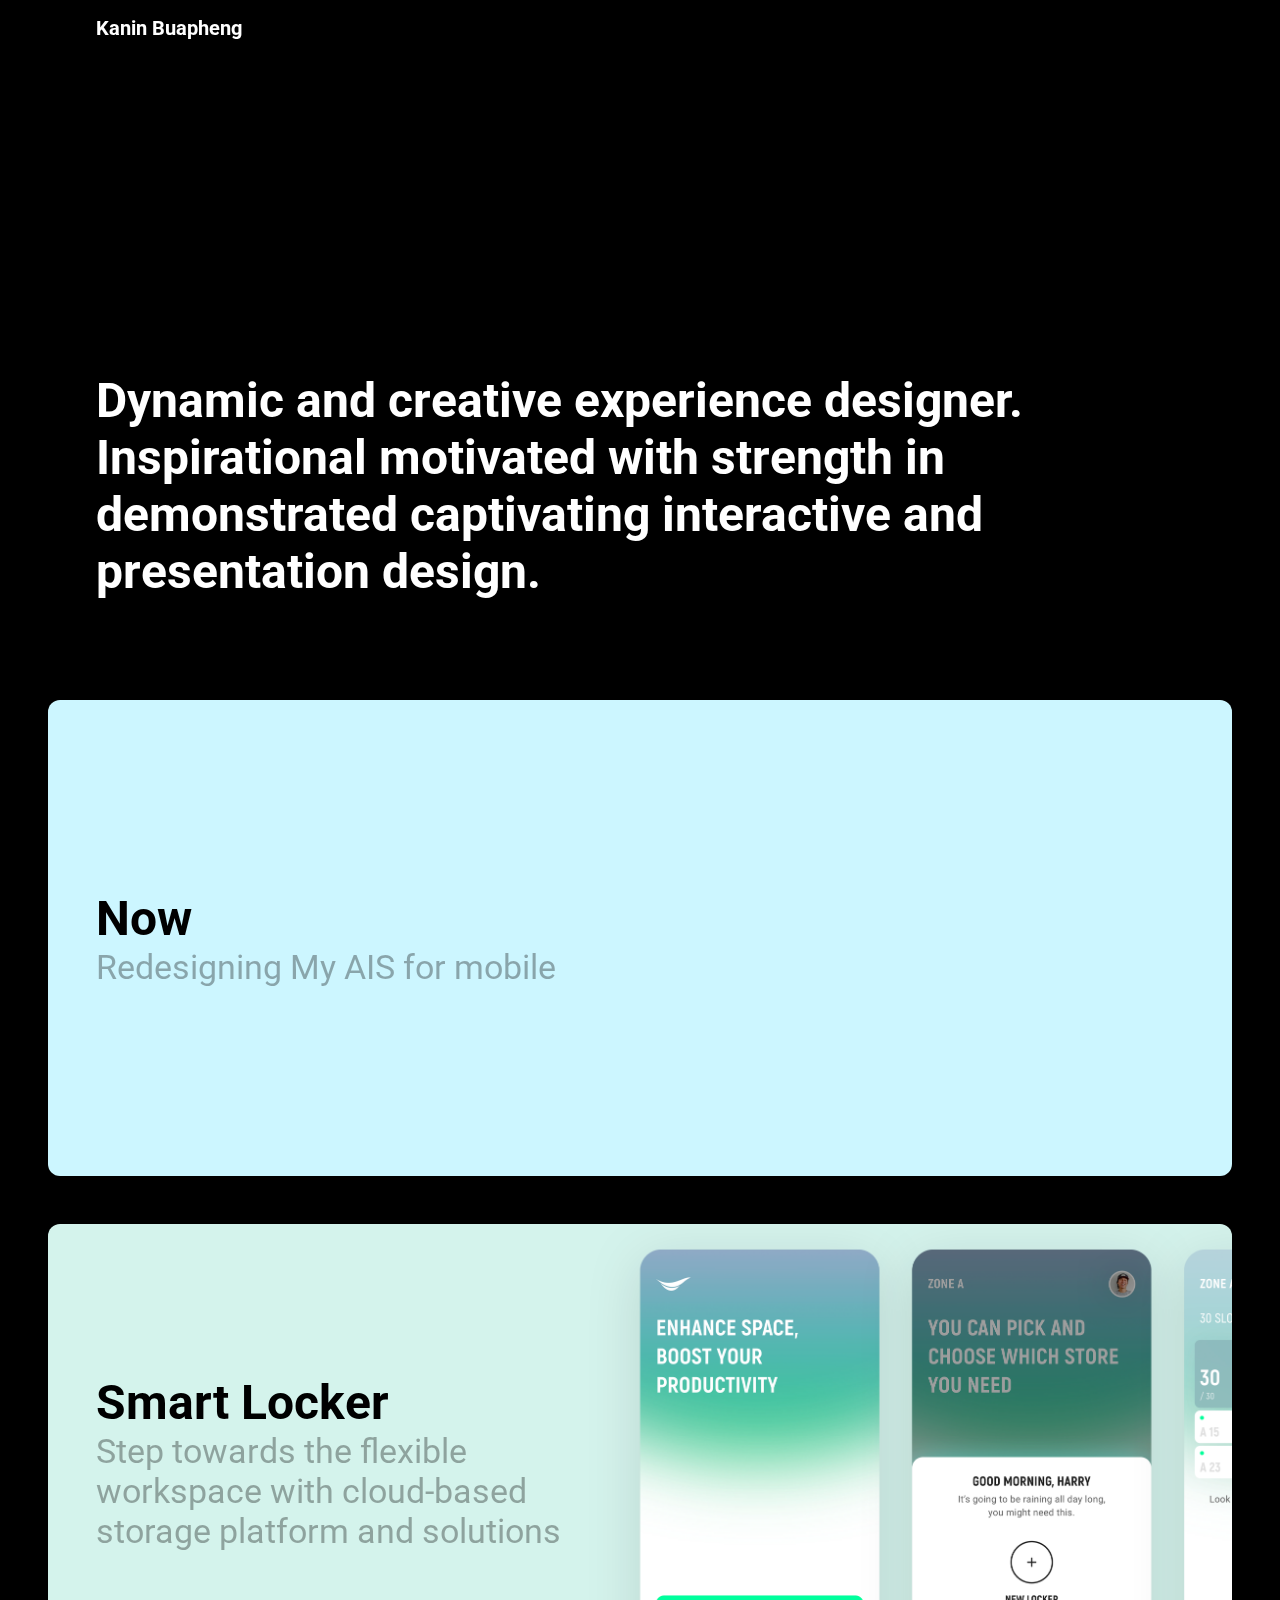
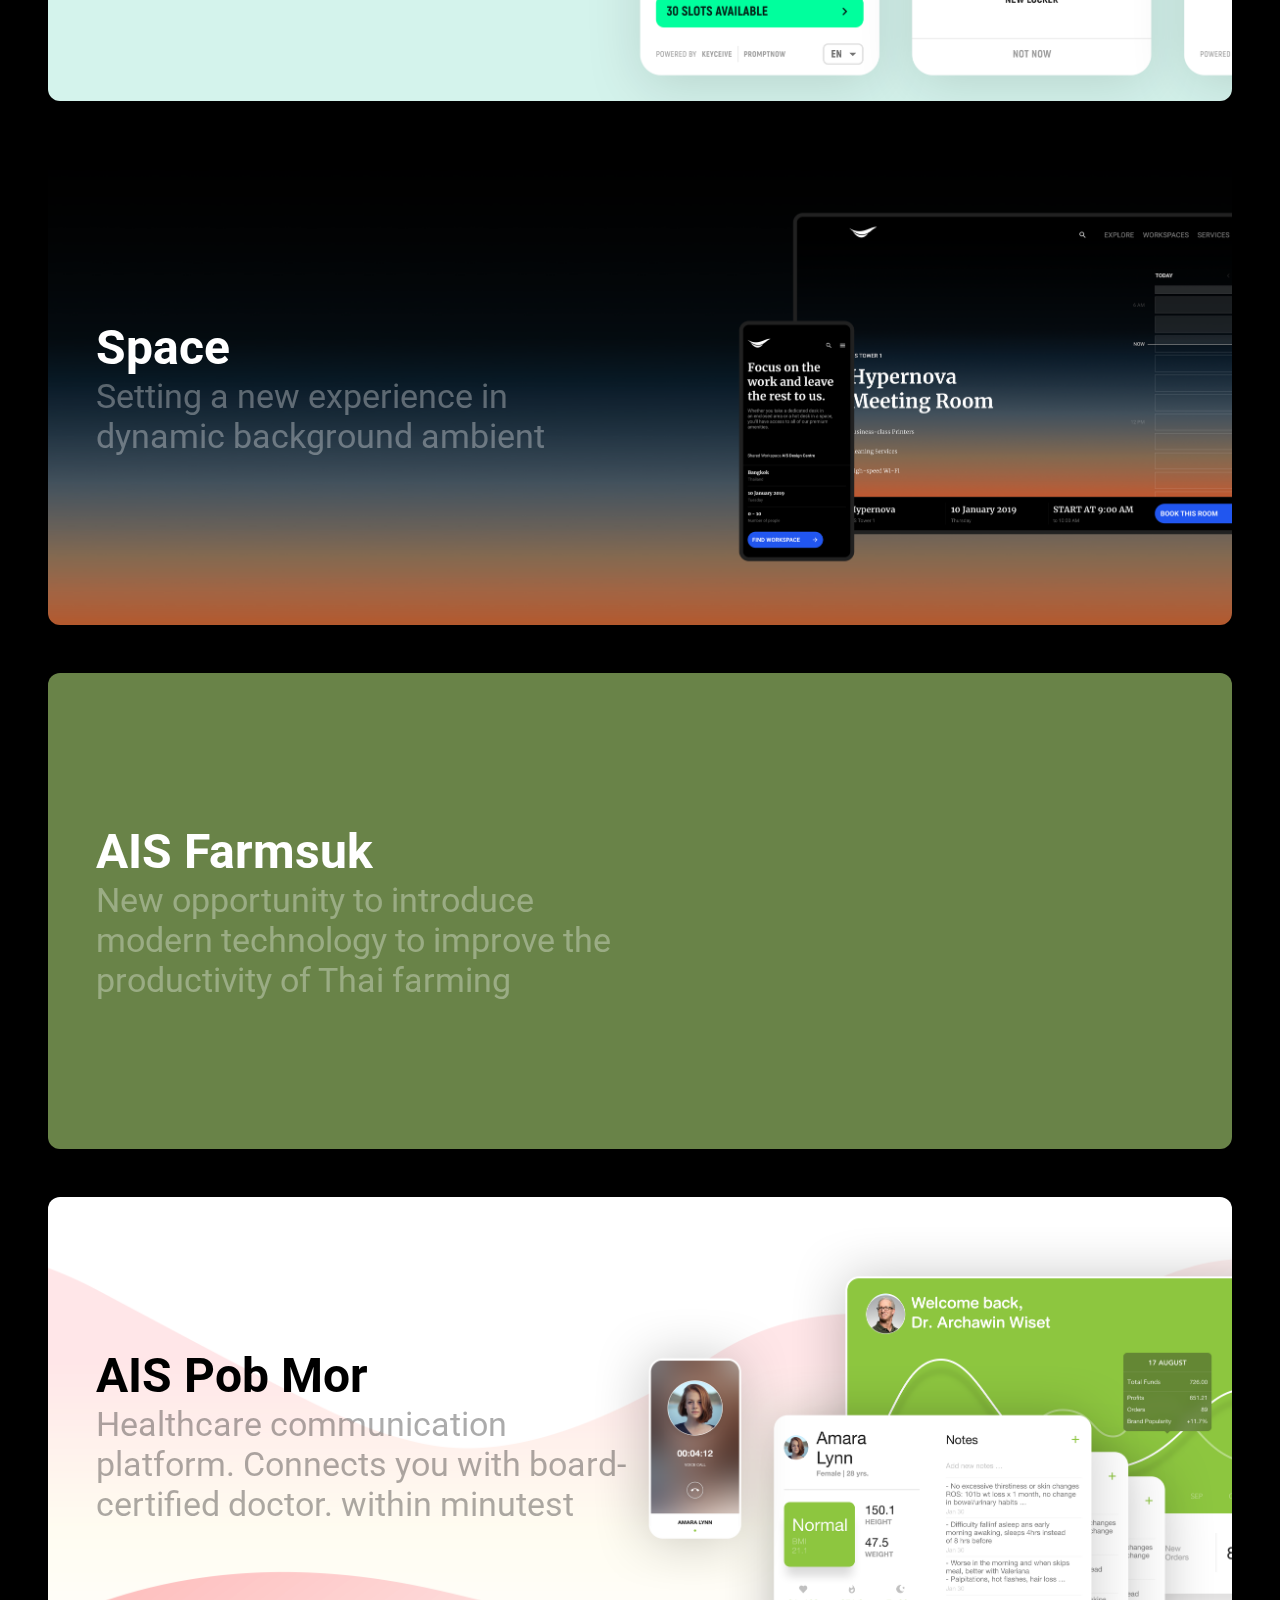
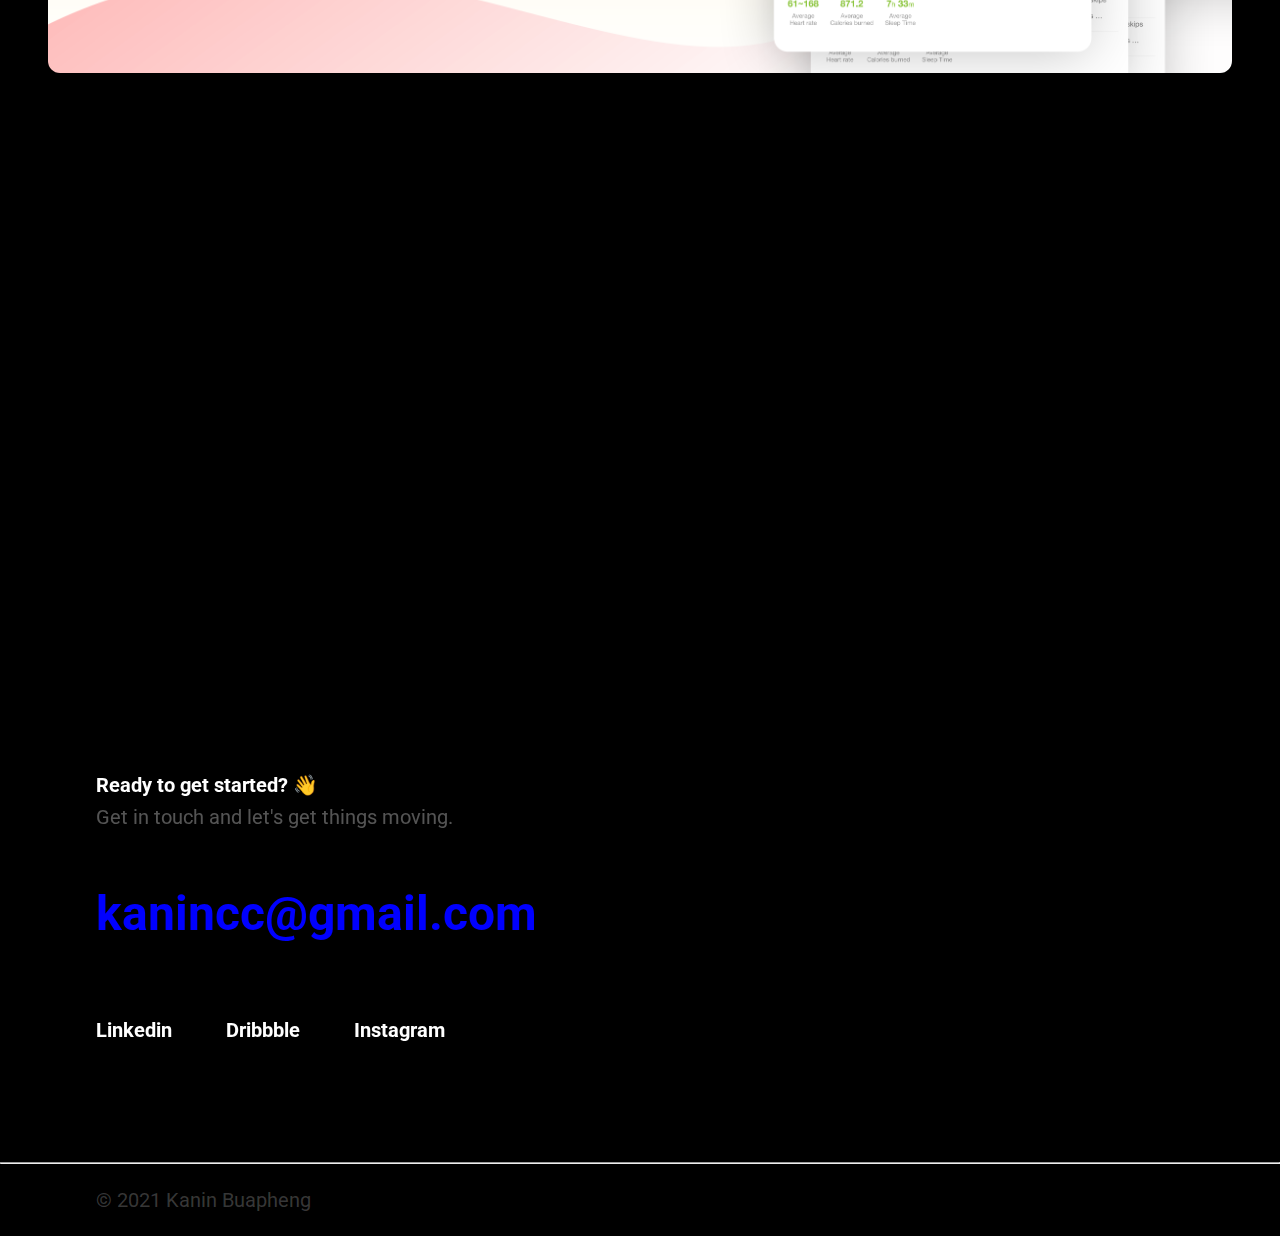
<file: index.html>
<!DOCTYPE html>
<html>

<head>
    <meta charset="utf-8">
    <meta name="viewport" content="width=device-width, initial-scale=1">

    <meta name="description" content="Kanin Buapheng's design portfolio">
    <meta name="keywords" content="kanin, kanin buapheng, portfolio">
    <meta name="author" content="Kanin Buapheng">
    <title>Kanin Buapheng Design Portfolio</title>

    <link rel="stylesheet" href="/css/styles.css">
    <link rel="stylesheet" href="/css/magnific-popup.css">
    <link rel="stylesheet" href="/css/animate.css" />
</head>

<body>
    <div class="main-nav">
        <a class="typography-headline6 color-light-primary" href="#Kanin Buapheng">Kanin Buapheng</a>
    </div>

    <div class="main">
        <div class="panel" data-color="black">
            <div class="container" style="padding-top: 200px;">
                <div class="container-title-default">
                    <h2 class="typography-headline2 color-dark-primary">
                        Dynamic and creative experience designer. Inspirational motivated with strength in
                        demonstrated
                        captivating interactive and presentation design.
                    </h2>
                </div>
            </div>
        </div>

        <div class="panel" data-color="now">
            <div class="container">
                <img class="gallery" href="/site-assets/ajax/aisnow.html" src="img/cover-aisnow.png" alt="AIS Now">
                <div class="container-title-left">
                    <a class="gallery" href="/site-assets/ajax/aisnow.html">
                        <p class="typography-headline3 color-light-primary">Now</p>
                        <p class="typography-headline4 color-light-secondary">Redesigning My AIS for mobile</p>
                    </a>
                </div>
            </div>
        </div>

        <!--
        <div class="panel" data-color="magellan">
            <div class="container">
                <img src="img/cover-aismagellan.png" alt="AIS Magellan">
                <div class="container-title-left">
                    <p class="typography-headline3 color-dark-primary">AIS Magellan</p>
                    <p class="typography-headline4 color-dark-secondary">Come in a variery of styles and easily
                        customize
                        widgets in web-based analytics dashboard
                    </p>
                </div>
            </div>
        </div>
        -->
        <div class="panel" data-color="smartlocker">
            <div class="container">
                <img class="gallery" href="/site-assets/ajax/aissmartlocker.html" src="img/cover-smartlocker.png"
                    alt="AIS Smart Locker">
                <div class="container-title-left">
                    <a class="gallery" href="/site-assets/ajax/aissmartlocker.html">
                        <p class="typography-headline3 color-light-primary">Smart Locker</p>
                        <p class="typography-headline4 color-light-secondary">Step towards the flexible workspace with
                            cloud-based storage platform and solutions</p>
                    </a>
                </div>
            </div>
        </div>
        <div class="panel" data-color="space">
            <div class="container">
                <img class="gallery" href="/site-assets/ajax/space.html" src="img/cover-space.png" alt="AIS Space">
                <div class="container-title-left">
                    <a class="gallery" href="/site-assets/ajax/space.html">
                        <p class="typography-headline3 color-dark-primary">Space</p>
                        <p class="typography-headline4 color-dark-secondary">Setting a new experience in dynamic
                            background
                            ambient</p>
                    </a>
                </div>
            </div>
        </div>
        <div class="panel" data-color="farmsuk">
            <div class="container">
                <img class="gallery" href="/site-assets/ajax/aisfarmsuk.html" src="img/cover-aisfarmsuk.png"
                    alt="AIS Farmsuk">
                <div class="container-title-left">
                    <a class="gallery" href="/site-assets/ajax/aisfarmsuk.html">
                        <p class="typography-headline3 color-dark-primary">AIS Farmsuk</p>
                        <p class="typography-headline4 color-dark-secondary">New opportunity to introduce modern
                            technology
                            to
                            improve the productivity of Thai farming</p>
                    </a>
                </div>
            </div>
        </div>
        <div class="panel" data-color="pobmor">
            <div class="container">
                <img class="gallery" href="/site-assets/ajax/aispobmor.html" src="img/cover-aispobmor.png"
                    alt="AIS Pob Mor">
                <div class="container-title-left">
                    <a class="gallery" href="/site-assets/ajax/aispobmor.html">
                        <p class="typography-headline3 color-light-primary">AIS Pob Mor</p>
                        <p class="typography-headline4 color-light-secondary">Healthcare communication platform.
                            Connects
                            you
                            with board-certified doctor. within minutest</p>
                    </a>
                </div>
            </div>
        </div>

        <div class="panel" data-color="black">
            <div class="container" style="padding-top: 600px;">
                <div class="container-title-default">
                    <h6 class="typography-headline6 color-dark-primary">Ready to get started? 👋
                    </h6>

                    <h6 class="typography-body2 color-dark-secondary">Get in touch and let's get things moving.
                    </h6>

                    <a href="
                            mailto:kanincc@gmail.com?Subject=Hello!">
                        <h2 class="typography-headline2 color-primary-default" style="margin: 48px 0px;">
                            kanincc@gmail.com
                        </h2>
                    </a>

                    <div style="padding: 24px 0px">
                        <a class="typography-button color-dark-primary" href="https://www.linkedin.com/in/kaninr/"
                            target="_blank">Linkedin</a>
                        <a class="tab typography-button color-dark-primary" href="#Dribbble">Dribbble</a>

                        <a class="tab typography-button color-dark-primary" href="#Instagram">Instagram</a>
                    </div>
                </div>
            </div>
        </div>
    </div>

    <div>
        <hr style="color: #1c1b1b;">
        <div class="main" style="margin-top:0px; margin-bottom: 0px; padding-top: 0px; padding-bottom: 0px">
            <div class="container" style="margin-top:0px; margin-bottom: 0px; padding-top: 0px; padding-bottom: 0px">
                <div class="container-title-default"
                    style="margin-top:0px; margin-bottom: 0px; padding-top: 0px; padding-bottom: 0px">
                    <p class="typography-body2 color-dark-tertiary" style="padding-top: 24px; padding-bottom: 24px;">
                        ©
                        2021 Kanin
                        Buapheng
                    </p>
                </div>
            </div>
        </div>
    </div>

    <!-- jQuery 1.7.2+ or Zepto.js 1.0+ -->
    <script src="//ajax.googleapis.com/ajax/libs/jquery/1.9.1/jquery.min.js"></script>

    <script src="/js/jquery.magnific-popup.js"></script>
    <script src="/js/script.js"></script>

</body>

</html>
</file>
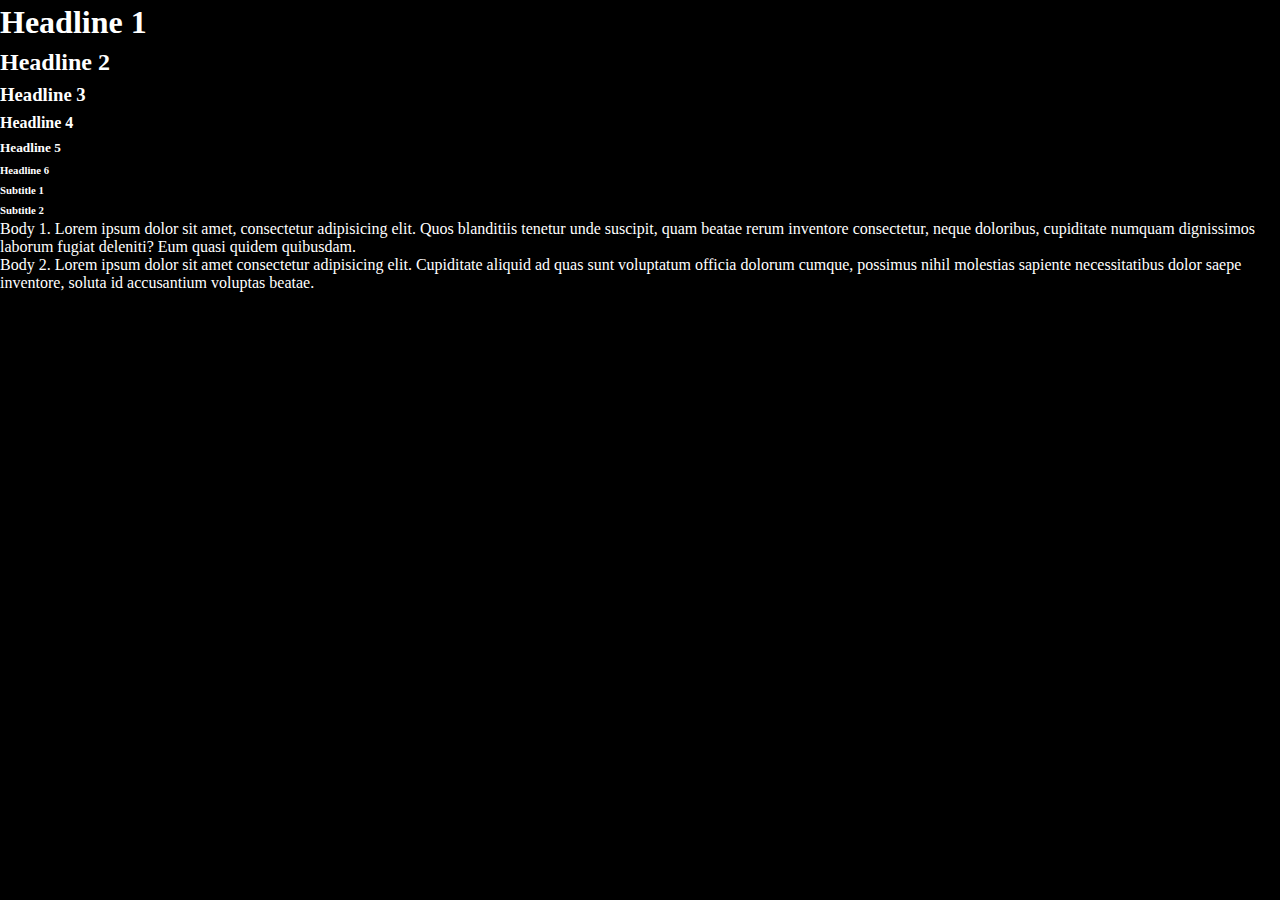
<file: typography.html>
<!DOCTYPE html>
<html>
<head>
    <meta charset="utf-8">
    <meta name="viewport" content="width=device-width">
    <meta name="description" content="Kanin Buapheng's design portfolio">
	<meta name="keywords" content="kanin, kanin buapheng, portfolio">
  	<meta name="author" content="Kanin Buapheng">
      
    <title>Typography</title>
    <link href="./css/styles.css" rel="stylesheet" />
</head>
<body>
        <h1 class="typography--headline1">Headline 1</h1>
        <h2 class="typography--headline2">Headline 2</h2>
        <h3 class="typography--headline3">Headline 3</h3>
        <h4 class="typography--headline4">Headline 4</h4>
        <h5 class="typography--headline5">Headline 5</h5>
        <h6 class="typography--headline6">Headline 6</h6>
        <h6 class="typography--subtitle1">Subtitle 1</h6>
        <h6 class="typography--subtitle2">Subtitle 2</h6>
        <p class="typography--body1">Body 1. Lorem ipsum dolor sit amet, consectetur adipisicing elit. Quos blanditiis tenetur unde suscipit, quam beatae rerum inventore consectetur, neque doloribus, cupiditate numquam dignissimos laborum fugiat deleniti? Eum quasi quidem quibusdam.</p>
        <p class="typography--body2">Body 2. Lorem ipsum dolor sit amet consectetur adipisicing elit. Cupiditate aliquid ad quas sunt voluptatum officia dolorum cumque, possimus nihil molestias sapiente necessitatibus dolor saepe inventore, soluta id accusantium voluptas beatae.</p>
</body>
</html>
</file>
<file: css/styles.css>
@import url(//fonts.googleapis.com/css2?family=Roboto);

* {
  box-sizing: border-box;
}

*,
body {
  margin: 0px;
  padding: 0px;
}

body {
  color: #fff;
  background-color: #000;
  transition: background-color 1s ease;
}

h1,
h2,
h3,
h4,
h5,
h6 {
  padding: 4px 0px;
  text-decoration: none;
}

p,
a {
  text-decoration: none;
  cursor: pointer;
}

.typography-headline1 {
  font-family: "Roboto";
  font-size: 96px;
  font-weight: 700;
}

.typography-headline2 {
  font-family: "Roboto";
  font-size: 48px;
  font-weight: 700;
}

@media screen and (max-width: 940px) {
  .typography-headline2 {
    font-family: "Roboto";
    font-size: 6.5vw;
    font-weight: 700;
  }
}

.typography-headline3 {
  font-family: "Roboto";
  font-size: 48px;
  margin-bottom: 0px;
  font-weight: 700;
}

@media screen and (max-width: 940px) {
  .typography-headline3 {
    font-family: "Roboto";
    font-size: 28px;
    margin-bottom: 0px;
    font-weight: 700;
  }
}

.typography-headline4 {
  font-family: "Roboto";
  font-size: 34px;
  margin-bottom: 0px;
  font-weight: 400;
}

@media screen and (max-width: 940px) {
  .typography-headline4 {
    font-family: "Roboto";
    font-size: 24px;
    margin-bottom: 0px;
    font-weight: 400;
  }
}

.typography-headline5 {
  font-family: "Roboto";
  font-size: 24px;
  font-weight: 700;
}

.typography-headline6 {
  font-family: "Roboto";
  font-size: 20px;
  font-weight: 700;
  padding: 4px 0px;
}
.typography-subtitle1 {
  font-family: "Roboto";
  font-size: 24px;
  font-weight: 700;
}
.typography-subtitle2 {
  font-family: "Roboto";
  font-size: 20px;
  font-weight: 700;
  padding: 4px 0px;
}
.typography-body1 {
  font-family: "Roboto";
  font-size: 24px;
}
.typography-body2 {
  font-family: "Roboto";
  font-size: 20px;
  font-weight: 400;
}
.typography-button {
  font-family: "Roboto";
  font-size: 20px;
  font-weight: 700;
  text-decoration: none;
}

.color-dark-primary {
  color: #ffffff;
}

.color-dark-secondary {
  color: #ffffff54;
}

.color-dark-tertiary {
  color: #ffffff38;
}

.color-dark-quaternary {
  color: #ffffff12;
}

.color-light-primary {
  color: #000000;
}

.color-light-secondary {
  color: #00000054;
}

.color-light-tertiary {
  color: #00000038;
}

.color-light-quaternary {
  color: #00000012;
}

.color-primary-default {
  color: blue;
}

.tab {
  margin-left: 2.5em;
}

@media screen and (max-width: 767px) {
  .tab {
    margin-left: 0.5em;
  }
}

/* The navigation bar */
.main-nav {
  position: fixed;
  margin: 16px 96px;
  top: 0;
}

@media screen and (max-width: 767px) {
  .main-nav {
    position: fixed;
    margin: 16px 48px;
    top: 0;
  }
}

/* Links inside the navbar */
.main-nav a {
  color: #ffffff;
  text-align: left;
  text-decoration: none;
  padding: 4px 0px;
  margin-bottom: 0px;
}

/* Main content */
.main {
  margin: 24px;
  margin-top: 96px; /* Add a top margin to avoid content overlay */
}

/* Use a media query to add a breakpoint at 767px: */
@media screen and (max-width: 767px) {
  .main {
    margin: px 24px;
    margin-top: 48px; /* Add a top margin to avoid content overlay */
  }
}

.container {
  position: relative;
  display: flex;
  flex-wrap: wrap;
  padding: 0;
  margin: 24px;
  width: 100%;
}

@media screen and (max-width: 767px) {
  .container {
    position: relative;
    display: flex;
    flex-wrap: wrap;
    padding: 0;
    margin: 12px 0px;
    width: 100%;
  }
}

.container img {
  width: 100%;
  height: auto;
  object-fit: cover;
  border-radius: 12px;
  cursor: pointer;
}

@media screen and (max-width: 767px) {
  .container img {
    width: 100%;
    aspect-ratio: 1 / 1;
    object-fit: cover;
    border-radius: 12px;
  }
}

.container-title-default {
  float: left;
  width: 100%;
  padding: 48px;
}

@media screen and (max-width: 800px) {
  .container-title-default {
    float: left;
    width: 100%;
    padding: 24px;
  }
}

.container-title-left {
  position: absolute;
  top: 50%;
  left: 48px;
  padding-right: 50%;
  transform: translate(0%, -50%);
}

@media screen and (max-width: 767px) {
  .container-title-left {
    position: absolute;
    top: 0%;
    left: 24px;
    padding-top: 24px;
    padding-right: 24px;
    transform: translate(0%, 0%);
  }
}

/* panel styles */
.panel {
  /* min height incase content is higher than window height */
  min-height: 500px;
  display: flex;
  justify-content: space-around;
  align-items: center;
}

/* colors */
.color-now {
  background-color: #78d64b;
}
.color-magellan {
  background-color: #4332cf;
}
.color-smartlocker {
  background-color: #ebe9f5;
}
.color-space {
  background-color: #3055e7;
}
.color-farmsuk {
  background-color: #698348;
}
.color-pobmor {
  background-color: #fae2e3;
}
.color-black {
  background-color: #000;
}

.gallery-block {
  padding: 48px 0px;
  padding-bottom: 0px;
  border-radius: 16px 16px 0px 0px;
  margin-top: 128px;
}
</file>
